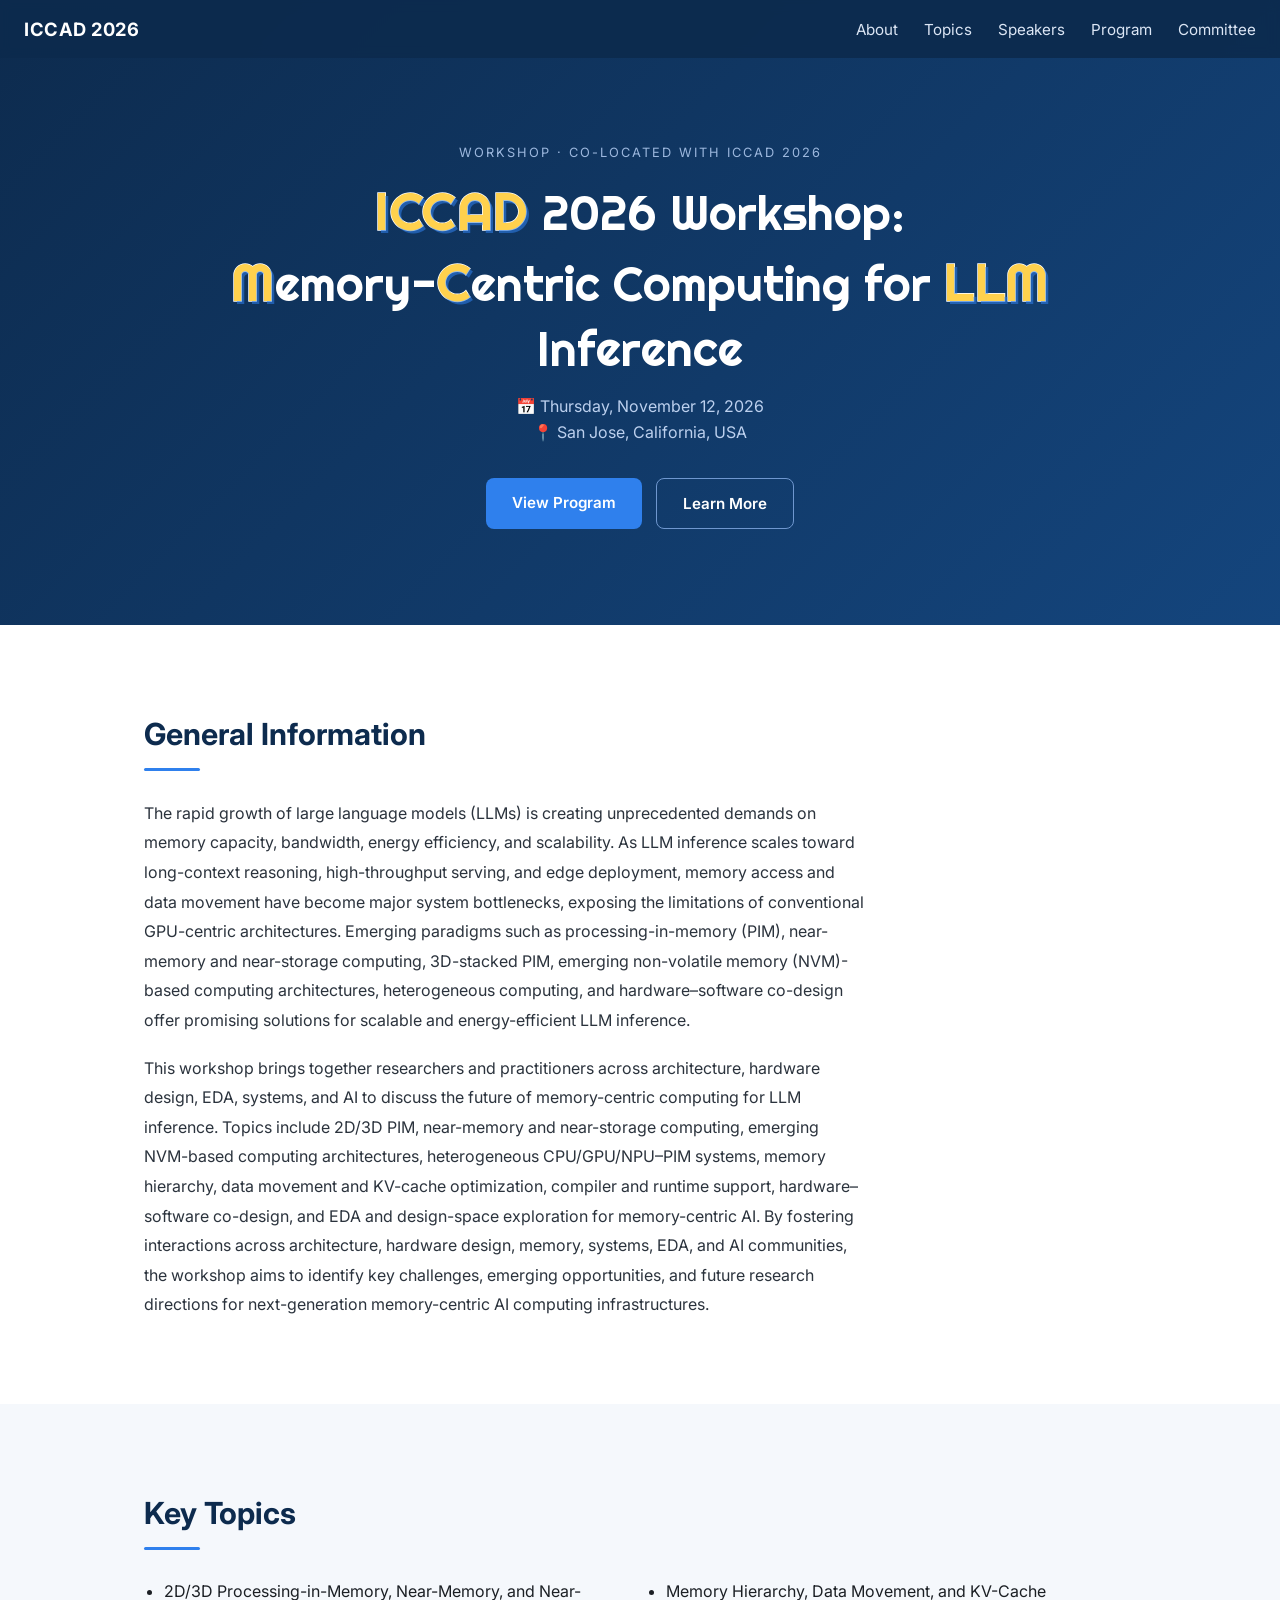
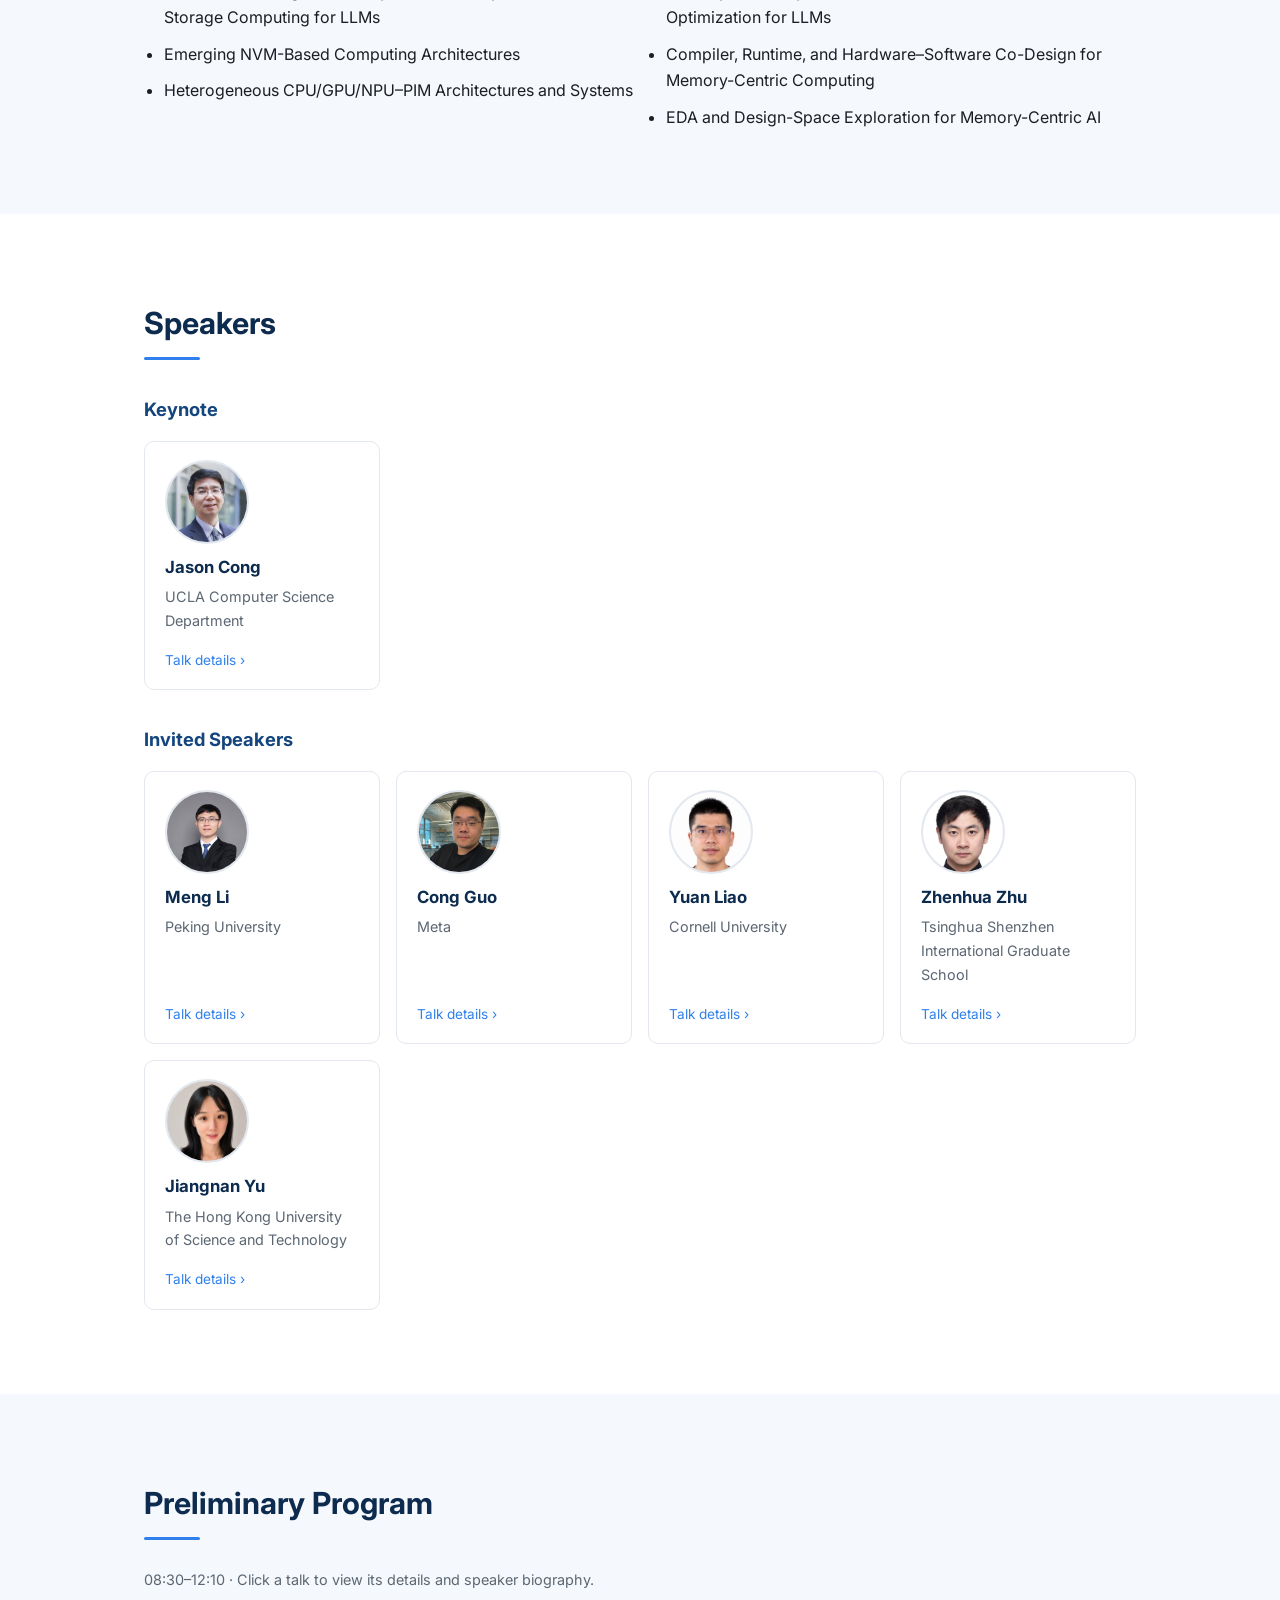
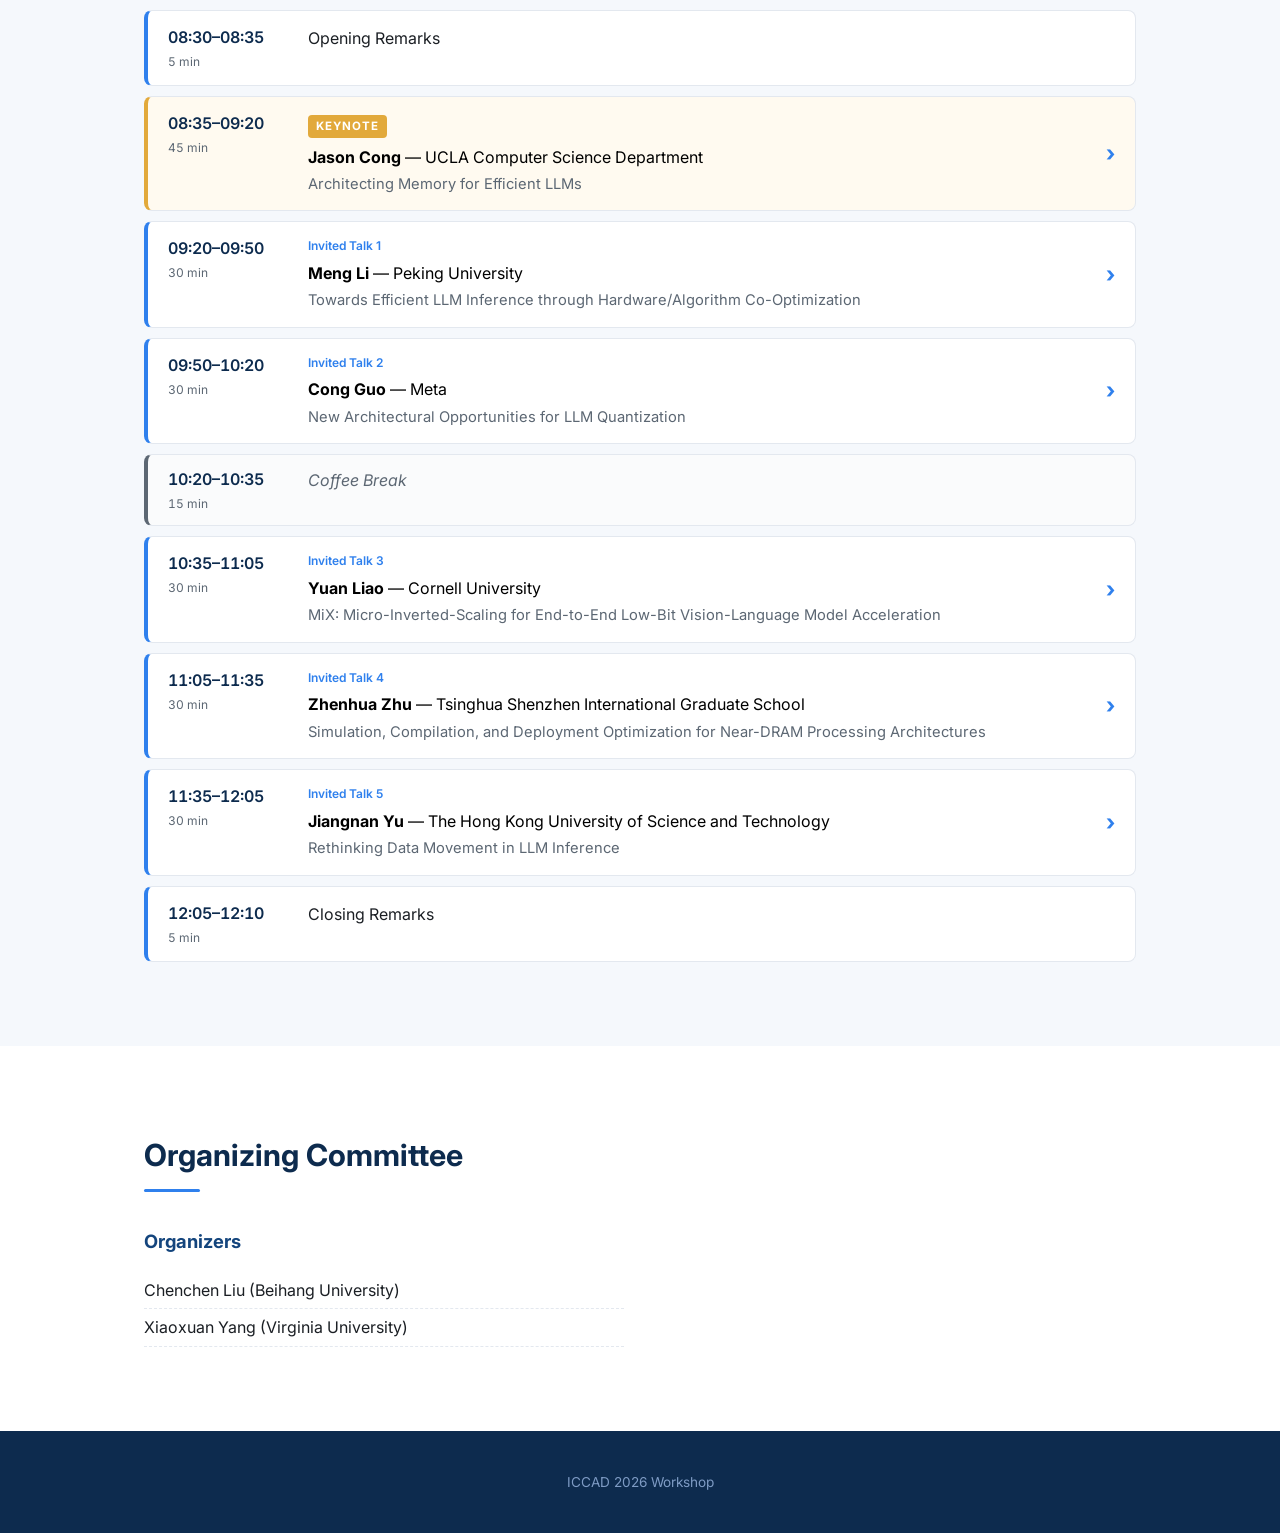
<file: index.html>
<!DOCTYPE html>
<html lang="en">
<head>
  <meta charset="UTF-8" />
  <meta name="viewport" content="width=device-width, initial-scale=1.0" />
  <title>ICCAD 2026 Workshop: Memory-Centric Computing for LLM Inference</title>
  <meta name="description" content="ICCAD 2026 Workshop — Memory-Centric Computing for LLM Inference." />
  <link rel="preconnect" href="https://fonts.googleapis.com" />
  <link rel="preconnect" href="https://fonts.gstatic.com" crossorigin />
  <link href="https://fonts.googleapis.com/css2?family=Inter:wght@400;600;700;800&family=Righteous&display=swap" rel="stylesheet" />
  <link rel="stylesheet" href="css/style.css?v=20261030a" />
</head>
<body>

  <!-- ====================== HEADER / HERO ====================== -->
  <header class="hero" id="top">
    <nav class="nav">
      <a class="nav__brand" href="#top">ICCAD&nbsp;2026</a>
      <button class="nav__toggle" aria-label="Toggle navigation">&#9776;</button>
      <ul class="nav__links">
        <li><a href="#about">About</a></li>
        <li><a href="#topics">Topics</a></li>
        <li><a href="#speakers">Speakers</a></li>
        <li><a href="#program">Program</a></li>
        <li><a href="#committee">Committee</a></li>
      </ul>
    </nav>

    <div class="hero__content">
      <p class="hero__eyebrow">Workshop &middot; Co-located with ICCAD 2026</p>
      <h1 class="hero__title hero__title--fx">
        <span class="hl">ICCAD</span> 2026 Workshop:<br>
        <span class="hl">M</span>emory-<span class="hl">C</span>entric Computing for <span class="hl">LLM</span> Inference
      </h1>
      <p class="hero__meta">
        <span>&#128197; Thursday, November 12, 2026<br>&#128205; San Jose, California, USA</span>
      </p>
      <div class="hero__actions">
        <a class="btn" href="#program">View Program</a>
        <a class="btn btn--ghost" href="#about">Learn More</a>
      </div>
    </div>
  </header>

  <main>
    <!-- ====================== ABOUT ====================== -->
    <section class="section" id="about">
      <div class="container">
        <h2 class="section__title">General Information</h2>
        <p>
          The rapid growth of large language models (LLMs) is creating unprecedented demands
          on memory capacity, bandwidth, energy efficiency, and scalability. As LLM inference
          scales toward long-context reasoning, high-throughput serving, and edge deployment,
          memory access and data movement have become major system bottlenecks, exposing the
          limitations of conventional GPU-centric architectures. Emerging paradigms such as
          processing-in-memory (PIM), near-memory and near-storage computing, 3D-stacked PIM,
          emerging non-volatile memory (NVM)-based computing architectures, heterogeneous
          computing, and hardware–software co-design offer promising solutions for scalable and
          energy-efficient LLM inference.
        </p>
        <p>
          This workshop brings together researchers and practitioners across architecture, hardware
          design, EDA, systems, and AI to discuss the future of memory-centric computing for LLM
          inference. Topics include 2D/3D PIM, near-memory and near-storage computing, emerging
          NVM-based computing architectures, heterogeneous CPU/GPU/NPU–PIM systems, memory
          hierarchy, data movement and KV-cache optimization, compiler and runtime support,
          hardware–software co-design, and EDA and design-space exploration for memory-centric AI.
          By fostering interactions across architecture, hardware design, memory, systems, EDA, and
          AI communities, the workshop aims to identify key challenges, emerging opportunities, and
          future research directions for next-generation memory-centric AI computing infrastructures.
        </p>
      </div>
    </section>

    <!-- ====================== TOPICS ====================== -->
    <section class="section section--alt" id="topics">
      <div class="container">
        <h2 class="section__title">Key Topics</h2>
        <!-- Six confirmed workshop topics. -->
        <ul class="topics">
          <li>2D/3D Processing-in-Memory, Near-Memory, and Near-Storage Computing for LLMs</li>
          <li>Emerging NVM-Based Computing Architectures</li>
          <li>Heterogeneous CPU/GPU/NPU–PIM Architectures and Systems</li>
          <li>Memory Hierarchy, Data Movement, and KV-Cache Optimization for LLMs</li>
          <li>Compiler, Runtime, and Hardware–Software Co-Design for Memory-Centric Computing</li>
          <li>EDA and Design-Space Exploration for Memory-Centric AI</li>
        </ul>
      </div>
    </section>

    <!-- ====================== SPEAKERS ====================== -->
    <section class="section" id="speakers">
      <div class="container">
        <h2 class="section__title">Speakers</h2>
        <h3 class="subhead">Keynote</h3>
        <div class="cards">
          <article class="card card--speaker">
            <img class="card__photo" src="images/jason-cong.png" alt="Jason Cong" loading="lazy" />
            <h4>Jason Cong</h4><p>UCLA Computer Science Department</p>
            <button type="button" class="card__details" data-speaker="jason-cong" aria-haspopup="dialog" aria-label="View talk details for Jason Cong">Talk details <span aria-hidden="true">›</span></button>
          </article>
        </div>
        <h3 class="subhead">Invited Speakers</h3>
        <div class="cards">
          <article class="card card--speaker">
            <img class="card__photo" src="images/meng-li.jpeg" alt="Meng Li" loading="lazy" />
            <h4>Meng Li</h4><p>Peking University</p>
            <button type="button" class="card__details" data-speaker="meng-li" aria-haspopup="dialog" aria-label="View talk details for Meng Li">Talk details <span aria-hidden="true">›</span></button>
          </article>
          <article class="card card--speaker">
            <img class="card__photo" src="images/cong-guo.png" alt="Cong Guo" loading="lazy" />
            <h4>Cong Guo</h4><p>Meta</p>
            <button type="button" class="card__details" data-speaker="cong-guo" aria-haspopup="dialog" aria-label="View talk details for Cong Guo">Talk details <span aria-hidden="true">›</span></button>
          </article>
          <article class="card card--speaker">
            <img class="card__photo" src="images/yuan-liao.jpeg" alt="Yuan Liao" loading="lazy" />
            <h4>Yuan Liao</h4><p>Cornell University</p>
            <button type="button" class="card__details" data-speaker="yuan-liao" aria-haspopup="dialog" aria-label="View talk details for Yuan Liao">Talk details <span aria-hidden="true">›</span></button>
          </article>
          <article class="card card--speaker">
            <img class="card__photo" src="images/zhenhua-zhu.png" alt="Zhenhua Zhu" loading="lazy" />
            <h4>Zhenhua Zhu</h4><p>Tsinghua Shenzhen International Graduate School</p>
            <button type="button" class="card__details" data-speaker="zhenhua-zhu" aria-haspopup="dialog" aria-label="View talk details for Zhenhua Zhu">Talk details <span aria-hidden="true">›</span></button>
          </article>
          <article class="card card--speaker">
            <img class="card__photo" src="images/jiangnan-yu.jpg" alt="Jiangnan Yu" loading="lazy" />
            <h4>Jiangnan Yu</h4><p>The Hong Kong University of Science and Technology</p>
            <button type="button" class="card__details" data-speaker="jiangnan-yu" aria-haspopup="dialog" aria-label="View talk details for Jiangnan Yu">Talk details <span aria-hidden="true">›</span></button>
          </article>
        </div>
      </div>
    </section>

    <!-- ====================== PROGRAM ====================== -->
    <section class="section section--alt" id="program">
      <div class="container">
        <h2 class="section__title">Preliminary Program</h2>
        <p class="program__hint">08:30–12:10 · Click a talk to view its details and speaker biography.</p>
        <div class="schedule">
          <div class="slot">
            <span class="slot__time">08:30–08:35<small>5 min</small></span>
            <div class="slot__body"><p>Opening Remarks</p></div>
          </div>
          <button type="button" class="slot slot--link slot--keynote" aria-haspopup="dialog"
            data-speaker="jason-cong" data-name="Jason Cong" data-role="Keynote"
            data-time="08:35–09:20 · 45 min" data-affiliation="UCLA Computer Science Department"
            data-photo="images/jason-cong.png" data-talk="Architecting Memory for Efficient LLMs">
            <span class="slot__time">08:35–09:20<small>45 min</small></span>
            <span class="slot__body">
              <span class="tag">Keynote</span>
              <span class="slot__speaker"><strong>Jason Cong</strong> — UCLA Computer Science Department</span>
              <span class="slot__talk">Architecting Memory for Efficient LLMs</span>
            </span>
          </button>
          <button type="button" class="slot slot--link" aria-haspopup="dialog"
            data-speaker="meng-li" data-name="Meng Li" data-role="Invited Talk 1"
            data-time="09:20–09:50 · 30 min" data-affiliation="Peking University"
            data-photo="images/meng-li.jpeg" data-talk="Towards Efficient LLM Inference through Hardware/Algorithm Co-Optimization">
            <span class="slot__time">09:20–09:50<small>30 min</small></span>
            <span class="slot__body">
              <span class="slot__label">Invited Talk 1</span>
              <span class="slot__speaker"><strong>Meng Li</strong> — Peking University</span>
              <span class="slot__talk">Towards Efficient LLM Inference through Hardware/Algorithm Co-Optimization</span>
            </span>
          </button>
          <button type="button" class="slot slot--link" aria-haspopup="dialog"
            data-speaker="cong-guo" data-name="Cong Guo" data-role="Invited Talk 2"
            data-time="09:50–10:20 · 30 min" data-affiliation="Meta"
            data-photo="images/cong-guo.png" data-talk="New Architectural Opportunities for LLM Quantization">
            <span class="slot__time">09:50–10:20<small>30 min</small></span>
            <span class="slot__body">
              <span class="slot__label">Invited Talk 2</span>
              <span class="slot__speaker"><strong>Cong Guo</strong> — Meta</span>
              <span class="slot__talk">New Architectural Opportunities for LLM Quantization</span>
            </span>
          </button>
          <div class="slot slot--break">
            <span class="slot__time">10:20–10:35<small>15 min</small></span>
            <div class="slot__body"><p>Coffee Break</p></div>
          </div>
          <button type="button" class="slot slot--link" aria-haspopup="dialog"
            data-speaker="yuan-liao" data-name="Yuan Liao" data-role="Invited Talk 3"
            data-time="10:35–11:05 · 30 min" data-affiliation="Cornell University"
            data-photo="images/yuan-liao.jpeg" data-talk="MiX: Micro-Inverted-Scaling for End-to-End Low-Bit Vision-Language Model Acceleration">
            <span class="slot__time">10:35–11:05<small>30 min</small></span>
            <span class="slot__body">
              <span class="slot__label">Invited Talk 3</span>
              <span class="slot__speaker"><strong>Yuan Liao</strong> — Cornell University</span>
              <span class="slot__talk">MiX: Micro-Inverted-Scaling for End-to-End Low-Bit Vision-Language Model Acceleration</span>
            </span>
          </button>
          <button type="button" class="slot slot--link" aria-haspopup="dialog"
            data-speaker="zhenhua-zhu" data-name="Zhenhua Zhu" data-role="Invited Talk 4"
            data-time="11:05–11:35 · 30 min" data-affiliation="Tsinghua Shenzhen International Graduate School"
            data-photo="images/zhenhua-zhu.png" data-talk="Simulation, Compilation, and Deployment Optimization for Near-DRAM Processing Architectures">
            <span class="slot__time">11:05–11:35<small>30 min</small></span>
            <span class="slot__body">
              <span class="slot__label">Invited Talk 4</span>
              <span class="slot__speaker"><strong>Zhenhua Zhu</strong> — Tsinghua Shenzhen International Graduate School</span>
              <span class="slot__talk">Simulation, Compilation, and Deployment Optimization for Near-DRAM Processing Architectures</span>
            </span>
          </button>
          <button type="button" class="slot slot--link" aria-haspopup="dialog"
            data-speaker="jiangnan-yu" data-name="Jiangnan Yu" data-role="Invited Talk 5"
            data-time="11:35–12:05 · 30 min" data-affiliation="The Hong Kong University of Science and Technology"
            data-photo="images/jiangnan-yu.jpg" data-talk="Rethinking Data Movement in LLM Inference">
            <span class="slot__time">11:35–12:05<small>30 min</small></span>
            <span class="slot__body">
              <span class="slot__label">Invited Talk 5</span>
              <span class="slot__speaker"><strong>Jiangnan Yu</strong> — The Hong Kong University of Science and Technology</span>
              <span class="slot__talk">Rethinking Data Movement in LLM Inference</span>
            </span>
          </button>
          <div class="slot">
            <span class="slot__time">12:05–12:10<small>5 min</small></span>
            <div class="slot__body"><p>Closing Remarks</p></div>
          </div>
        </div>
      </div>
    </section>

    <!-- ====================== COMMITTEE ====================== -->
    <section class="section" id="committee">
      <div class="container">
        <h2 class="section__title">Organizing Committee</h2>
        <div class="committee committee--single">
          <div class="committee__group">
            <h3 class="subhead">Organizers</h3>
            <ul>
              <li>Chenchen Liu (Beihang University)</li>
              <li>Xiaoxuan Yang (Virginia University)</li>
            </ul>
          </div>
        </div>
      </div>
    </section>
  </main>

  <!-- ====================== FOOTER ====================== -->
  <footer class="footer">
    <div class="container">
      <p class="footer__muted">ICCAD 2026 Workshop</p>
    </div>
  </footer>

  <!-- ====================== MODAL (program details) ====================== -->
  <div class="modal" id="talkModal" hidden>
    <div class="modal__backdrop" data-close></div>
    <div class="modal__dialog" role="dialog" aria-modal="true" aria-labelledby="modalName">
      <button class="modal__close" data-close aria-label="Close">&times;</button>
      <img class="modal__photo" id="modalPhoto" alt="" hidden />
      <p class="modal__time" id="modalTime"></p>
      <h3 class="modal__name" id="modalName"></h3>
      <p class="modal__role" id="modalRole"></p>
      <p class="modal__talk" id="modalTalk"></p>
      <div class="modal__details" id="modalDetails"></div>
    </div>
  </div>

    <template id="details-jason-cong">
      <p>Director, Center for Domain-Specific Computing (CDSC)<br>
        <a href="http://vast.cs.ucla.edu/people/faculty/jason-cong" target="_blank" rel="noopener noreferrer">Personal website</a>
      </p>
      <section class="modal__section">
        <h4>Abstract</h4>
        <p>As we move toward increasingly general and capable AI systems, <strong>efficiency is becoming as important as intelligence itself</strong>: One must achieve greater reasoning and learning capabilities under practical constraints of computation, memory, energy, latency, and cost.</p>
        <p>In this talk, I shall first discuss how we design and optimize model memories for efficiency, including the hierarchical memory transformer (HMT) that leverages long-term memory to substantially improve the efficiency of long-context inference, selective memory decompression that decouples compact memory storage from decoder conditioning (SeDeM), and heterogeneous fine-grain heterogeneous acceleration of long-memory processing pipeline. Then, I shall discuss our research on how to use the physical memories to improve model efficiency, including LUT-LLM, which performs most operations by memory table-lookup. Together, these efforts advance our goal towards efficient general intelligence (EGI).</p>
      </section>
      <section class="modal__section">
        <h4>Biography</h4>
        <p><strong>JASON CONG</strong> is the Volgenau Chair for Engineering Excellence Professor at the UCLA Computer Science Department (and a former department chair), with joint appointment from the Electrical and Computer Engineering Department. He is the director of Center for Domain-Specific Computing (CDSC) and the director of VLSI Architecture, Synthesis, and Technology (VAST) Laboratory. Dr. Cong’s research interests include novel architectures and compilation for customizable computing, synthesis of VLSI circuits and systems, and quantum computing. He has over 600 publications in these areas, including 20 best paper awards, and 6 papers in the FPGA and Reconfigurable Computing Hall of Fame. He and his former students co-founded AutoESL, which developed the most widely used high-level synthesis tool for FPGAs (renamed to Vivado HLS and Vitis HLS after Xilinx’s acquisition). He is member of the National Academy of Engineering, the American Academy of Arts and Sciences, and a Fellow of ACM, IEEE, and the National Academy of Inventors. He is recipient of the IEEE Robert N. Noyce Medal “for fundamental contributions to electronic design automation and FPGA design methods” in 2022, the Phil Kaufman Award, the highest recognition in EDA, in 2024, and the ACM Chuck Thacker Breakthrough Award in 2025 “for fundamental contributions to the design and automation of field-programmable systems and customizable computing.”</p>
      </section>
  </template>
  <template id="details-meng-li">
      <section class="modal__section">
        <h4>Abstract</h4>
        <p>The rapid development of large language models (LLMs), e.g., ChatGPT, has brought significant technological innovations to fields such as Natural Language Processing (NLP) and multi-modal AI. However, the autoregressive decoding nature of LLMs, together with the scaling law, leads to severe memory and bandwidth bottlenecks. In this talk, we will focus on our recent works that leverage in-Flash and near-Flash computing to support state-of-the-art LLMs efficiently. We will also discuss the new opportunities and challenges associated with Flash-centric computing.</p>
      </section>
      <section class="modal__section">
        <h4>Biography</h4>
        <p>Dr. Meng Li joined the School of Integrated Circuits and the Institute for Artificial Intelligence at Peking University in 2022 as an Boya Young Fellow Assistant Professor. Prior to joining Peking University, he worked at Facebook’s Reality Labs in the United States as a Technical Lead, where he led the research on efficient AI algorithms and systems for AR glasses. He received his Ph.D. from the University of Texas at Austin in 2018 and his B.S. from Peking University in 2013. His research focuses on efficient and reliable multimodal AI acceleration hardware and systems. He has published over 130 papers in top-tier conferences and journals, with more than 10,000 citations. Additionally, he has been honored with numerous awards, including the ACM SIGDA Outstanding Young Faculty Award, Ant Group InTech Future Award, CCF Integrated Circuits Early Career Award, the European Design and Automation Association (EDAA) Outstanding Dissertation Award, etc.</p>
      </section>
  </template>
  <template id="details-cong-guo">
      <section class="modal__section">
        <h4>Abstract</h4>
        <p>Quantization has become an essential design consideration across the modern AI stack, from models and systems to hardware architectures and chips. Its role extends beyond reducing numerical precision: it increasingly shapes how computation is represented, organized, and executed. This talk examines quantization through three levels: numerical representation, hardware architecture, and computing paradigm. At the first level, the question is how to represent model values with fewer bits while preserving accuracy. At the second, the focus shifts from individual numbers to how representations and architectures can be designed together around model characteristics. At the third, quantization opens the possibility of rethinking computation itself: rather than reconstructing compressed values for conventional arithmetic, can we organize computation directly around their compressed representations? Drawing on our research across these levels, I will discuss how this progression creates new architectural opportunities for LLM inference.</p>
      </section>
      <section class="modal__section">
        <h4>Biography</h4>
        <p>Cong Guo is a Postdoctoral Researcher on the AI and Systems Co-Design team at Meta. Previously, he was a Postdoctoral Associate at Duke University, working with Professors Yiran Chen and Hai (Helen) Li. He received his Ph.D. in Computer Science from Shanghai Jiao Tong University in 2023. His research focuses on computer architecture and hardware–software co-design for efficient AI systems, particularly sparsity- and quantization-aware architectures and LLM inference. His work has received Best Paper nominations at HPCA 2026 and ASPLOS 2026, and an IEEE Micro Top Picks Honorable Mention in 2022.</p>
      </section>
  </template>
  <template id="details-yuan-liao">
      <section class="modal__section">
        <h4>Abstract</h4>
        <p>The deployment of Vision-Language Models (VLMs) on edge devices is severely bottlenecked by memory bandwidth, necessitating aggressive sub-8-bit quantization. Since edge accelerators are strictly constrained by area and power, they require end-to-end quantized models. However, the extreme dynamic range gap between multi-modal tokens causes standard block formats to suffer &quot;microscaling collapse,&quot; where a single massive outlier hijacks the shared exponent, underflowing surrounding elements and destroying attention maps. To break this bottleneck, we propose Micro-Inverted-Scaling (MiX), a novel format that mathematically inverts the microscaling paradigm: rather than grouping multiple mantissas under one shared exponent, MiX groups private, per-element exponents under a single shared mantissa. To handle asymmetric VLM outlier topologies, we introduce an adaptive dual-format (MiX-MX) inference framework. By algebraically factoring out the shared MiX mantissa, this framework maps to a custom accelerator, replacing multipliers with efficient shifters. Evaluated end-to-end on multiple VLMs, our 4.5-bit MiX formulation exhibits equivalent or superior accuracy on multi-modal benchmarks compared to NVFP4. Simultaneously, the MiX accelerator delivers a 25% improvement in area efficiency over the NVFP4 baseline and a 2.3-4.5x speedup with 1.4-2.9x energy reduction across models compared to the state-of-the-art accelerator Focus, proving the inverted-scaling datapath is physically superior for efficient VLM deployment.</p>
      </section>
      <section class="modal__section">
        <h4>Biography</h4>
        <p>Yuan Liao earned his Ph.D. in Electrical and Computer Engineering from Cornell University in 2026, following his B.S. and M.S. in Electrical Engineering from the University of Washington. His research explores the intersection of hardware-software co-design, with a specific focus on edge AI accelerator architecture and low-precision, approximate arithmetic unit microarchitectures.</p>
      </section>
  </template>
  <template id="details-zhenhua-zhu">
      <section class="modal__section">
        <h4>Abstract</h4>
        <p>Near-DRAM processing architectures (NDP) addresses the memory wall bottleneck by placing computation close to DRAM, exploiting high internal bandwidth and reducing off-chip data transfers. However, diverse NDP architectures differ in memory hierarchy, processing-unit placement, buffer design, dataflow constraints, and DRAM timing behavior, making efficient deployment difficult. This talk presents our work on simulation, compilation, and deployment optimization for NDP architectures. We first introduce UniNDP, a unified framework for architecture abstraction, instruction generation, cycle-level simulation, and design-space exploration across different NDP systems. We then discuss the challenges and opportunities of bringing NDP into the low-bit floating-point era, and present NDP compiler and data layout optimizations to improve end-to-end performance for low-bit floating-point data-based large language model inference.</p>
      </section>
      <section class="modal__section">
        <h4>Biography</h4>
        <p>Zhenhua Zhu is an Assistant Professor at Tsinghua Shenzhen International Graduate School (SIGS) and a Visiting Scholar at HKUST. He received his Ph.D. and B.S. degrees from the Department of Electronic Engineering, Tsinghua University, in 2024 and 2018, respectively. His research interests include processing-in-memory, near-memory computing, and domain-specific computer architectures. He has published more than 20 papers as the first/corresponding author, with over 2,400 citations. He has received HPCA 2025 Best Paper Honorable Mention Award and DATE 2023 Best Paper Nomination.</p>
      </section>
  </template>
  <template id="details-jiangnan-yu">
      <section class="modal__section">
        <h4>Abstract</h4>
        <p>Large language model (LLM) inference places growing pressure on memory bandwidth and capacity. Bringing computation closer to memory reduces transfer distance. However, the amount of data moved still depends on how weights are represented and how attention is executed. This talk examines a common design principle: exploit workload structure to determine what data to move, what intermediate results to materialize, and when to fetch them.</p>
        <p>For model weights, I will discuss how McPAL maps unstructured sparsity onto multi-chiplet HBM-PIM and how Delta-MoE exploits shared expert structure to transfer deltas while keeping a common base in GPU memory. For attention, I will discuss how SwiftCIM combines tightly coupled ReRAM storage with SRAM-based digital computation and fused dataflows to reduce intermediate traffic, and how STS reuses draft-model attention signals to select and prefetch KV data while retaining the full cache. Together, these studies illustrate how workload structure can reshape data representation and execution across the memory hierarchy. I will conclude by examining when reduced data movement translates into end-to-end gains, accounting for the added computation and coordination costs as well as model accuracy.</p>
      </section>
      <section class="modal__section">
        <h4>Biography</h4>
        <p>Jiangnan Yu is a Ph.D. candidate in Electronic and Computer Engineering at The Hong Kong University of Science and Technology (HKUST), advised by Prof. Yuan Xie in the FACT Lab. Her research focuses on efficient LLM serving and memory-centric AI systems across the software–hardware boundary, including MoE serving, KV-cache movement, and PIM/CIM acceleration. She received her M.S. and B.S. in Microelectronics from Fudan University.</p>
      </section>
  </template>

  <script src="js/main.js?v=20261102a"></script>
</body>
</html>
</file>
<file: css/style.css>
/* ===== ICCAD 2026 Workshop — stylesheet ===== */
:root {
  --navy: #0d2b4e;
  --navy-light: #14457d;
  --accent: #2f80ed;
  --ink: #1b1f24;
  --muted: #5c6773;
  --line: #e3e8ef;
  --bg-alt: #f5f8fc;
  --max: 1040px;
}
* { box-sizing: border-box; }
html { scroll-behavior: smooth; }
body {
  margin: 0;
  font-family: "Inter", -apple-system, BlinkMacSystemFont, "Segoe UI", Roboto, "Helvetica Neue", Arial, "PingFang SC", "Microsoft YaHei", sans-serif;
  color: var(--ink);
  line-height: 1.65;
  background: #fff;
}
a { color: var(--accent); text-decoration: none; }
a:hover { text-decoration: underline; }
.container { max-width: var(--max); margin: 0 auto; padding: 0 24px; }

/* ===== Nav ===== */
.nav {
  position: sticky; top: 0; z-index: 50;
  display: flex; align-items: center; justify-content: space-between;
  padding: 14px 24px;
  background: rgba(13, 43, 78, 0.92);
  backdrop-filter: blur(6px);
}
.nav__brand { color: #fff; font-weight: 700; font-size: 1.15rem; letter-spacing: .5px; }
.nav__brand:hover { text-decoration: none; }
.nav__links { display: flex; gap: 26px; list-style: none; margin: 0; padding: 0; }
.nav__links a { color: #dce6f5; font-size: .95rem; }
.nav__links a:hover { color: #fff; text-decoration: none; }
.nav__toggle { display: none; background: none; border: 0; color: #fff; font-size: 1.5rem; cursor: pointer; }

/* ===== Hero ===== */
.hero {
  background: linear-gradient(135deg, var(--navy) 0%, var(--navy-light) 100%);
  color: #fff;
}
.hero__content { max-width: var(--max); margin: 0 auto; padding: 84px 24px 96px; text-align: center; }
.hero__eyebrow { text-transform: uppercase; letter-spacing: 2px; font-size: .8rem; color: #9db8de; margin: 0 0 12px; }
.hero__title { font-size: 3rem; margin: 0 0 12px; font-weight: 800; }
.hero__subtitle { font-size: 1.35rem; color: #cfe0f5; margin: 0 0 24px; font-weight: 400; }
.hero__meta { display: flex; gap: 28px; justify-content: center; flex-wrap: wrap; color: #bcd0ee; margin: 0 0 32px; }
.hero__actions { display: flex; gap: 14px; justify-content: center; flex-wrap: wrap; }
.btn {
  display: inline-block; padding: 12px 26px; border-radius: 8px;
  background: var(--accent); color: #fff; font-weight: 600; font-size: .95rem;
  transition: transform .15s ease, background .15s ease;
}
.btn:hover { background: #1c6fe0; text-decoration: none; transform: translateY(-2px); }
.btn--ghost { background: transparent; border: 1.5px solid #6f97cf; }
.btn--ghost:hover { background: rgba(255,255,255,.1); }

/* ===== Sections ===== */
.section { padding: 84px 0; }
.section--alt { background: var(--bg-alt); }
/* 正文行宽控制，提升可读性与留白（仅作用于 section 直属段落，如 About / 提示语） */
.section > .container > p { max-width: 72ch; margin: 0 0 18px; }
.section > .container > p:last-child { margin-bottom: 0; }

/* General Information：左对齐（全站统一学术风），仅加大行高/字色 */
#about .container > p { line-height: 1.85; color: #2b333d; }
.section__title {
  font-size: 1.9rem; margin: 0 0 28px; color: var(--navy);
  position: relative; padding-bottom: 12px;
}
.section__title::after {
  content: ""; position: absolute; left: 0; bottom: 0;
  width: 56px; height: 3px; background: var(--accent); border-radius: 2px;
}
.subhead { font-size: 1.15rem; color: var(--navy-light); margin: 34px 0 16px; }
.chair { font-weight: 400; font-size: .9rem; color: var(--muted); }

/* ===== Topics ===== */
.topics { columns: 2; gap: 32px; padding-left: 20px; margin: 0; }
.topics li { margin: 0 0 10px; break-inside: avoid; }

/* ===== Cards (speakers) —— 左对齐 ===== */
.cards { display: grid; grid-template-columns: repeat(auto-fill, minmax(200px, 1fr)); gap: 16px; }
.card {
  background: #fff; border: 1px solid var(--line); border-radius: 10px;
  padding: 18px 20px; transition: box-shadow .2s ease, transform .2s ease;
}
.card:hover { box-shadow: 0 8px 24px rgba(13,43,78,.1); transform: translateY(-3px); }
.card h4 { margin: 0 0 4px; color: var(--navy); font-size: 1.05rem; }
.card p { margin: 0; color: var(--muted); font-size: .9rem; }

/* ===== Program —— 左对齐（时间列 + 正文） ===== */
.schedule { display: flex; flex-direction: column; gap: 10px; }
.slot {
  display: flex; gap: 22px; align-items: flex-start;
  background: #fff; border: 1px solid var(--line);
  border-left: 4px solid var(--accent); border-radius: 8px; padding: 14px 20px;
}
.slot--keynote { border-left-color: #e2a93b; background: #fffaf0; }
.slot--break { border-left-color: var(--muted); background: #fafbfc; color: var(--muted); padding: 12px 20px; }
.slot--break .slot__body { font-style: italic; }
.slot__time {
  font-variant-numeric: tabular-nums; font-weight: 600; color: var(--navy);
  width: 118px; min-width: 118px; flex-shrink: 0; line-height: 1.5;
}
.slot__body { flex: 1; }
.slot__body p { margin: 0; }
.slot__talk { color: var(--muted); font-size: .92rem; margin-top: 2px !important; }
.tag {
  display: inline-block; background: #e2a93b; color: #fff; font-size: .72rem;
  font-weight: 700; text-transform: uppercase; letter-spacing: 1px;
  padding: 2px 8px; border-radius: 4px; margin: 0 0 6px;
}

/* ===== Committee ===== */
.committee { display: grid; grid-template-columns: 1fr 1fr; gap: 8px 40px; }
.committee--single { display: block; max-width: 480px; }
.committee__group--wide { grid-column: 1 / -1; }
.committee ul { list-style: none; padding: 0; margin: 0; }
.committee li { padding: 5px 0; border-bottom: 1px dashed var(--line); color: var(--ink); }
.committee__tpc { columns: 2; gap: 40px; }
.committee__tpc li { break-inside: avoid; }

/* ===== Footer ===== */
.footer { background: var(--navy); color: #cfe0f5; padding: 36px 0; text-align: center; }
.footer p { margin: 4px 0; }
.footer__muted { color: #7e9bc4; font-size: .85rem; }
.footer a { color: #acc6ec; }

/* ===== Title FX (方案4 描边双色 + 全大写高亮) ===== */
.hero__title--fx {
  font-family: "Righteous", "Sora", sans-serif;
  line-height: 1.32;
  font-weight: 400;
}
.hero__title--fx .hl {
  color: #ffd14d;
  -webkit-text-stroke: 1.5px #fff;
  paint-order: stroke fill;
  text-shadow: 3px 3px 0 rgba(47, 128, 237, .55);
  text-transform: uppercase;
  font-size: 1.12em;
  letter-spacing: .5px;
}

/* 副标题：同款方案4 描边双色（整行金填充+白描边+投影） */
.hero__subtitle--fx {
  font-family: "Righteous", "Sora", sans-serif;
  color: #ffd14d;
  -webkit-text-stroke: 1px #fff;
  paint-order: stroke fill;
  text-shadow: 2px 2px 0 rgba(47, 128, 237, .5);
}

/* ===== Speaker card photos —— 左对齐 ===== */
.card--speaker { text-align: left; display: flex; flex-direction: column; align-items: flex-start; }
.card__details {
  margin-top: auto; padding: 16px 0 0; border: 0; background: none;
  font: inherit; font-size: .85rem; color: var(--accent); cursor: pointer; text-align: left;
}
.card__details:hover { text-decoration: underline; }
.card__details:focus-visible, .slot--link:focus-visible, .modal__close:focus-visible {
  outline: 3px solid var(--accent); outline-offset: 4px;
}
.slot__time small { display: block; font-size: .75rem; font-weight: 400; color: var(--muted); margin-top: 4px; }
.slot__label { display: block; color: var(--accent); font-size: .75rem; font-weight: 600; margin-bottom: 4px; }
.slot__speaker, .slot__talk { display: block; }
.slot__body { min-width: 0; overflow-wrap: anywhere; }
.card__photo {
  width: 84px; height: 84px; border-radius: 50%;
  object-fit: cover; object-position: center top; background: #e6edf6; margin: 0 0 10px; display: block;
  border: 2px solid var(--line);
}

/* ===== Clickable program slots（左对齐 + 右侧箭头） ===== */
.program__hint { color: var(--muted); font-size: .9rem; margin: 0 0 16px; }
button.slot {
  width: 100%; text-align: left; font: inherit; cursor: pointer;
}
.slot--link { transition: box-shadow .15s ease, transform .15s ease; }
.slot--link:hover { box-shadow: 0 6px 18px rgba(13, 43, 78, .12); transform: translateY(-2px); }
.slot--link::after {
  content: "›"; margin-left: auto; align-self: center;
  color: var(--accent); font-size: 1.4rem; font-weight: 700;
}

/* ===== Modal ===== */
.modal { position: fixed; inset: 0; z-index: 100; display: flex; align-items: center; justify-content: center; }
.modal[hidden] { display: none; }
.modal__backdrop { position: absolute; inset: 0; background: rgba(8, 22, 42, .6); }
.modal__dialog {
  position: relative; z-index: 1; background: #fff; border-radius: 14px;
  max-width: 760px; width: calc(100% - 40px); padding: 32px; text-align: left;
  max-height: calc(100dvh - 40px); overflow-y: auto; overscroll-behavior: contain;
  box-shadow: 0 20px 60px rgba(8, 22, 42, .35);
}
.modal__close {
  position: absolute; top: 10px; right: 14px; border: 0; background: none;
  font-size: 1.8rem; line-height: 1; color: var(--muted); cursor: pointer;
}
.modal__photo {
  width: 110px; height: 110px; border-radius: 50%; object-fit: cover; object-position: center top;
  background: #e6edf6; margin: 0 0 14px; display: block; border: 2px solid var(--line);
}
.modal__photo[hidden] { display: none; }
.modal__section { margin-top: 24px; }
.modal__section h4 { margin: 0 0 8px; color: var(--navy); }
.modal__section p { margin: 0 0 14px; color: #364453; font-size: .94rem; line-height: 1.75; }
.modal__section p:last-child { margin-bottom: 0; }
.modal__time { color: var(--accent); font-weight: 600; margin: 0 0 4px; font-variant-numeric: tabular-nums; }
.modal__name { color: var(--navy); margin: 0 0 2px; font-size: 1.3rem; }
.modal__role { color: var(--muted); margin: 0 0 14px; font-size: .9rem; }
.modal__talk { font-weight: 600; color: var(--ink); margin: 0 0 10px; }
.modal__abstract { color: var(--muted); font-size: .92rem; margin: 0; }

/* ===== Responsive ===== */
/* 平板 */
@media (max-width: 860px) {
  .committee { grid-template-columns: 1fr; gap: 0 0; }
  .topics { columns: 2; }
}
/* 手机（竖屏主断点） */
@media (max-width: 720px) {
  .nav { padding: 12px 18px; }
  .nav__links {
    display: none; position: absolute; top: 100%; right: 0; left: 0;
    flex-direction: column; gap: 0; background: var(--navy); padding: 8px 0;
    box-shadow: 0 10px 24px rgba(8,22,42,.25);
  }
  .nav__links.open { display: flex; }
  .nav__links li { padding: 0 20px; }
  .nav__links a { display: block; padding: 12px 0; }
  .nav__toggle { display: block; }

  .hero__content { padding: 58px 20px 66px; }
  .hero__title { font-size: 1.95rem; line-height: 1.3; }
  .hero__subtitle { font-size: 1.05rem; }
  .hero__eyebrow { font-size: .72rem; }

  .section { padding: 56px 0; }
  .section__title { font-size: 1.55rem; margin-bottom: 22px; }
  .subhead { margin-top: 26px; }

  .topics, .committee__tpc { columns: auto; }
  .cards { grid-template-columns: 1fr 1fr; }

  .slot { gap: 14px; padding: 12px 16px; }
  .slot__time { width: 96px; min-width: 96px; }
}
/* 小屏手机 */
@media (max-width: 480px) {
  .hero__title { font-size: 1.65rem; }
  .hero__title--fx .hl { font-size: 1.05em; }
  .hero__actions { flex-direction: column; gap: 10px; }
  .btn { width: 100%; }

  .cards { grid-template-columns: 1fr; }
  .card__photo { width: 72px; height: 72px; }

  /* 节目行：窄屏改为时间在上、正文在下，箭头移到右上角 */
  .slot { flex-direction: column; gap: 4px; }
  .slot__time { width: auto; min-width: 0; }
  .slot--link { position: relative; }
  .slot--link::after { position: absolute; right: 16px; top: 14px; }

  .modal__dialog { padding: 26px 20px; }
}
</file>
